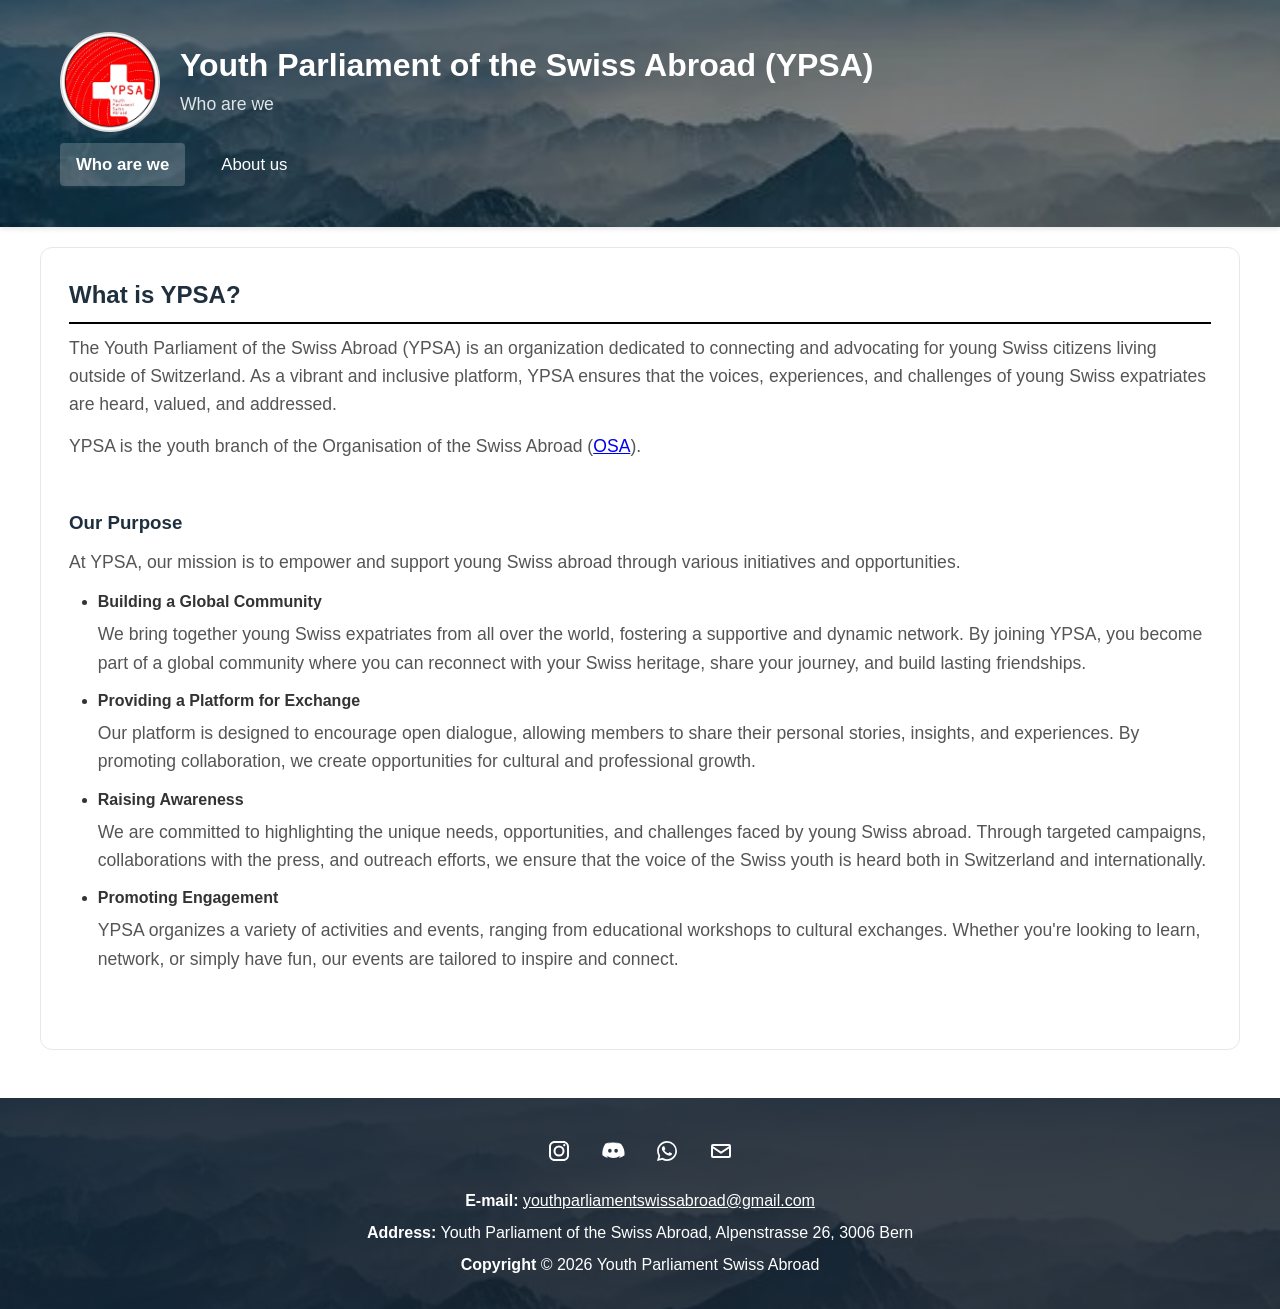
<file: index.html>
<!DOCTYPE html>
<html lang="en">
<head>
    <meta charset="UTF-8">
    <meta name="viewport" content="width=device-width, initial-scale=1.0">
    <title>Youth Parliament of the Swiss Abroad (YPSA)</title>
    <script>document.write('<link rel="stylesheet" href="style.css?v=' + new Date().getTime() + '">');</script>
</head>
<body>
<header>
    <div class="container">
        <div class="header-flex">
            <a href="index.html" class="logo-link" aria-label="YPSA home">
                <img src="images/ypsa_logo.png" alt="YPSA Logo" class="header-logo">
            </a>
            <div class="header-text">
                <h1>Youth Parliament of the Swiss Abroad (YPSA)</h1>
                <p class="site-subheading">Who are we</p>
            </div>
        </div>

        <nav aria-label="Main navigation">
            <ul class="main-nav">
                <li><a href="index.html" class="active">Who are we</a></li>
                <li class="has-submenu">
                    <a href="#" onclick="return false;" aria-haspopup="true">About us</a>
                    <ul class="submenu" aria-label="About us pages">
                        <li><a href="committee.html">Committee</a></li>
                        <li><a href="statutes.html">Statutes</a></li>
                    </ul>
                </li>
            </ul>
        </nav>
    </div>
</header>

<main class="container page-shell">
    <section>
        <h2><strong>What is YPSA?</strong></h2>
        <p>
            The Youth Parliament of the Swiss Abroad (YPSA) is an organization dedicated to connecting and advocating for young Swiss citizens living outside of Switzerland. As a vibrant and inclusive platform, YPSA ensures that the voices, experiences, and challenges of young Swiss expatriates are heard, valued, and addressed.
        </p>
        <p>
            YPSA is the youth branch of the Organisation of the Swiss Abroad (<a href="https://www.swisscommunity.org/en/" target="_blank" rel="noopener">OSA</a>).
        </p>
    </section>

    <section>
        <h3><strong>Our Purpose</strong></h3>
        <p>At YPSA, our mission is to empower and support young Swiss abroad through various initiatives and opportunities.</p>
        <ul>
            <li>
                <strong>Building a Global Community</strong>
                <p>
                    We bring together young Swiss expatriates from all over the world, fostering a supportive and dynamic network. By joining YPSA, you become part of a global community where you can reconnect with your Swiss heritage, share your journey, and build lasting friendships.
                </p>
            </li>
            <li>
                <strong>Providing a Platform for Exchange</strong>
                <p>
                    Our platform is designed to encourage open dialogue, allowing members to share their personal stories, insights, and experiences. By promoting collaboration, we create opportunities for cultural and professional growth.
                </p>
            </li>
            <li>
                <strong>Raising Awareness</strong>
                <p>
                    We are committed to highlighting the unique needs, opportunities, and challenges faced by young Swiss abroad. Through targeted campaigns, collaborations with the press, and outreach efforts, we ensure that the voice of the Swiss youth is heard both in Switzerland and internationally.
                </p>
            </li>
            <li>
                <strong>Promoting Engagement</strong>
                <p>
                    YPSA organizes a variety of activities and events, ranging from educational workshops to cultural exchanges. Whether you're looking to learn, network, or simply have fun, our events are tailored to inspire and connect.
                </p>
            </li>
        </ul>
    </section>
</main>

<footer>
    <div class="container">
        <div class="footer-social-links" aria-label="Social media links">
            <a class="footer-social-link" href="https://www.instagram.com/ypsa_switzerland/" target="_blank" rel="noopener" aria-label="Instagram">
                <svg viewBox="0 0 24 24" aria-hidden="true"><path d="M7.75 2C4.57 2 2 4.57 2 7.75v8.5C2 19.43 4.57 22 7.75 22h8.5C19.43 22 22 19.43 22 16.25v-8.5C22 4.57 19.43 2 16.25 2h-8.5zm0 2h8.5A3.75 3.75 0 0 1 20 7.75v8.5A3.75 3.75 0 0 1 16.25 20h-8.5A3.75 3.75 0 0 1 4 16.25v-8.5A3.75 3.75 0 0 1 7.75 4zm9.63 1.12a1.13 1.13 0 1 0 0 2.25 1.13 1.13 0 0 0 0-2.25zM12 6.5A5.5 5.5 0 1 0 12 17.5 5.5 5.5 0 0 0 12 6.5zm0 2A3.5 3.5 0 1 1 12 15.5 3.5 3.5 0 0 1 12 8.5z"/></svg>
            </a>
            <a class="footer-social-link" href="https://discord.com/invite/Zx52SsTYPx" target="_blank" rel="noopener" aria-label="Discord">
                <svg viewBox="0 0 24 24" aria-hidden="true"><path d="M19.54 4.73A16.48 16.48 0 0 0 15.6 3.5l-.2.36a14.1 14.1 0 0 1 2.36 1.14 13.3 13.3 0 0 0-11.72 0A14.1 14.1 0 0 1 8.4 3.86l-.2-.36a16.48 16.48 0 0 0-3.94 1.23C1.74 8.77 1.1 12.52 1.42 16.23a16.7 16.7 0 0 0 4.9 2.5l.6-.99a10.3 10.3 0 0 1-1.63-.79l.39-.3a11.72 11.72 0 0 0 13.56 0l.39.3c-.5.28-1.05.55-1.63.79l.6.99a16.7 16.7 0 0 0 4.9-2.5c.4-4.14-.67-7.86-3.6-11.5ZM8.88 13.86c-.98 0-1.78-.9-1.78-2s.8-2 1.78-2c.99 0 1.8.9 1.78 2 0 1.1-.8 2-1.78 2Zm6.24 0c-.98 0-1.78-.9-1.78-2s.8-2 1.78-2c.99 0 1.8.9 1.78 2 0 1.1-.8 2-1.78 2Z"/></svg>
            </a>
            <a class="footer-social-link" href="https://chat.whatsapp.com/EgUxTsewKL33S0Pg0g0VIz" target="_blank" rel="noopener" aria-label="WhatsApp">
                <svg viewBox="0 0 24 24" aria-hidden="true"><path d="M12.04 2C6.55 2 2.08 6.46 2.08 11.95c0 1.76.46 3.48 1.34 5L2 22l5.2-1.36a9.9 9.9 0 0 0 4.84 1.24h.01c5.49 0 9.95-4.47 9.95-9.96A9.94 9.94 0 0 0 12.04 2Zm0 18.2h-.01a8.24 8.24 0 0 1-4.2-1.15l-.3-.18-3.09.81.83-3.01-.2-.31a8.22 8.22 0 0 1-1.27-4.41c0-4.56 3.7-8.27 8.25-8.27 2.2 0 4.27.86 5.83 2.42a8.2 8.2 0 0 1 2.41 5.85c0 4.55-3.7 8.25-8.25 8.25Zm4.53-6.19c-.25-.12-1.47-.73-1.69-.81-.23-.08-.39-.12-.56.12-.17.25-.65.81-.8.97-.15.17-.3.19-.55.07-.25-.13-1.07-.39-2.03-1.24-.75-.67-1.26-1.49-1.41-1.74-.15-.25-.02-.38.11-.5.11-.11.25-.3.37-.45.12-.15.17-.25.25-.42.08-.17.04-.31-.02-.43-.06-.12-.56-1.35-.77-1.85-.2-.48-.41-.41-.56-.42h-.48c-.17 0-.43.06-.66.31-.23.25-.87.85-.87 2.07 0 1.22.89 2.4 1.01 2.57.13.17 1.75 2.67 4.23 3.74.59.26 1.05.41 1.41.52.59.19 1.12.16 1.54.1.47-.07 1.47-.6 1.68-1.19.21-.59.21-1.09.15-1.19-.06-.1-.22-.16-.47-.28Z"/></svg>
            </a>
            <a class="footer-social-link" href="mailto:youthparliamentswissabroad@gmail.com" aria-label="Email">
                <svg viewBox="0 0 24 24" aria-hidden="true"><path d="M4 5h16a2 2 0 0 1 2 2v10a2 2 0 0 1-2 2H4a2 2 0 0 1-2-2V7a2 2 0 0 1 2-2zm0 2v.2l8 5.33 8-5.33V7H4zm16 10V9.54l-7.45 4.97a1 1 0 0 1-1.1 0L4 9.54V17h16z"/></svg>
            </a>
        </div>
        <div class="footer-contact">
            <p><strong>E-mail:</strong> <a href="mailto:youthparliamentswissabroad@gmail.com">youthparliamentswissabroad@gmail.com</a></p>
            <p><strong>Address:</strong> Youth Parliament of the Swiss Abroad, Alpenstrasse 26, 3006 Bern</p>
            <p><strong>Copyright</strong> &copy; 2026 Youth Parliament Swiss Abroad</p>
        </div>
    </div>
</footer>
</body>
</html>


<!-- 
Blog
Useful links
YPSA in the media
Scholarship/Education Info
Political Activities: OSA congress
Becoming a member
Annual reports
Events:past and future
YPSA around the world: Chile, Italy, Austria, France, China, etc.. 
previous committees-->
</file>
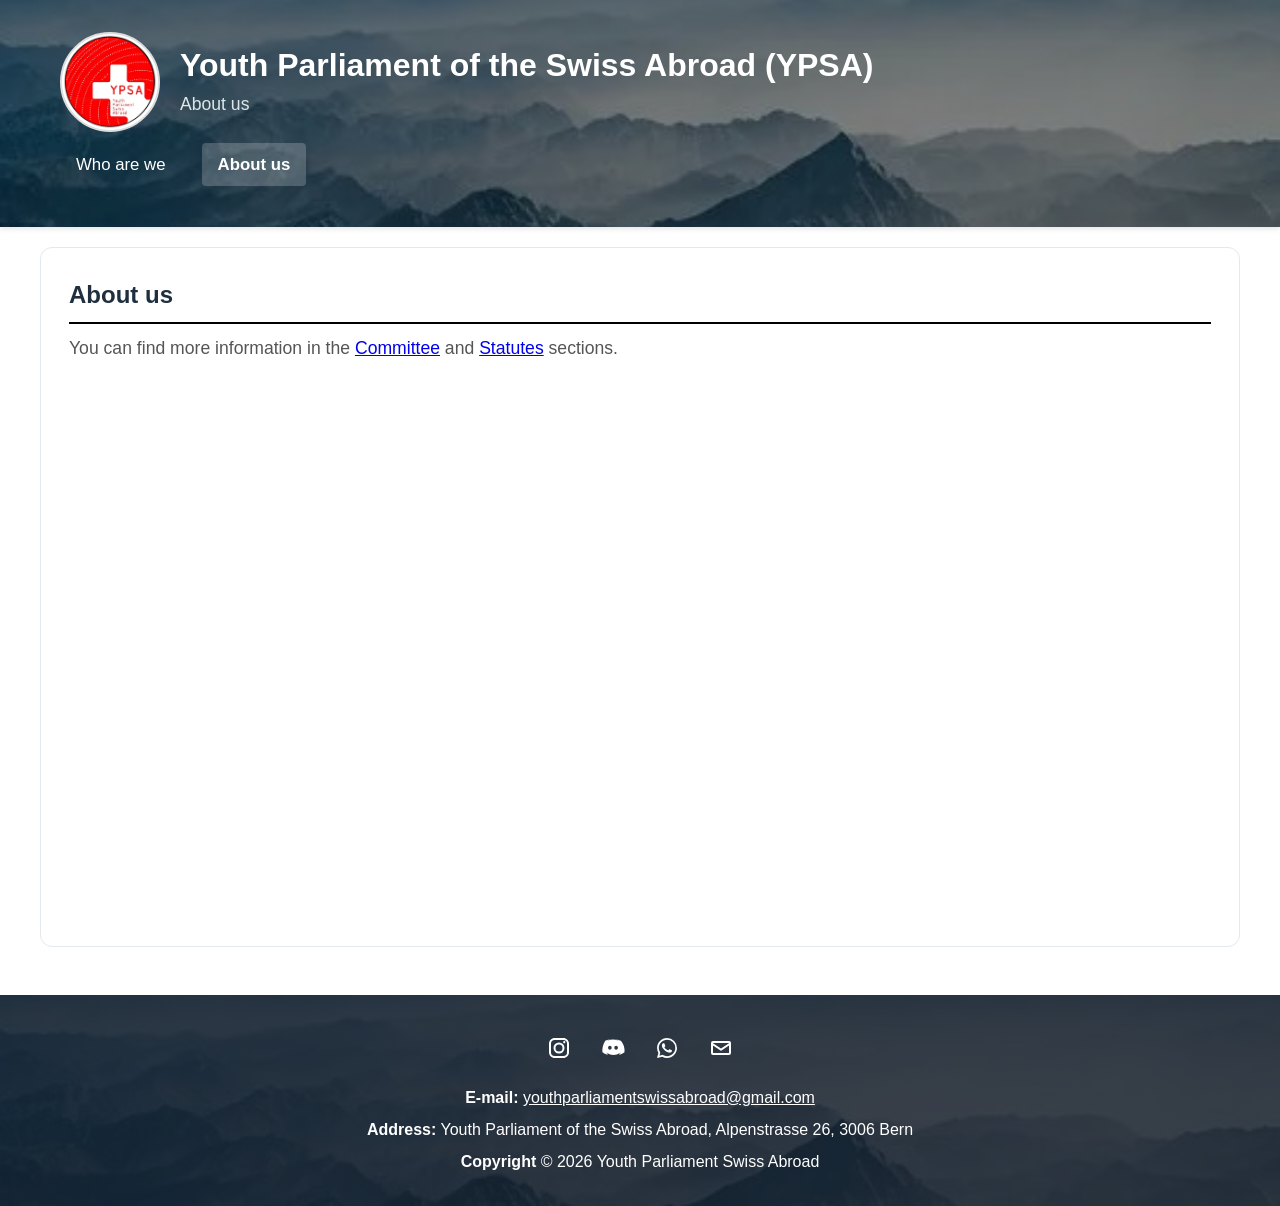
<file: about-us.html>
<!DOCTYPE html>
<html lang="en">
<head>
    <meta charset="UTF-8">
    <meta name="viewport" content="width=device-width, initial-scale=1.0">
    <title>About us | Youth Parliament of the Swiss Abroad (YPSA)</title>
    <script>document.write('<link rel="stylesheet" href="style.css?v=' + new Date().getTime() + '">');</script>
</head>
<body>
<header>
    <div class="container">
        <div class="header-flex">
            <a href="index.html" class="logo-link" aria-label="YPSA home">
                <img src="images/ypsa_logo.png" alt="YPSA Logo" class="header-logo">
            </a>
            <div class="header-text">
                <h1>Youth Parliament of the Swiss Abroad (YPSA)</h1>
                <p class="site-subheading">About us</p>
            </div>
        </div>

        <nav aria-label="Main navigation">
            <ul class="main-nav">
                <li><a href="index.html">Who are we</a></li>
                <li class="has-submenu">
                    <a href="#" onclick="return false;" class="active" aria-haspopup="true">About us</a>
                    <ul class="submenu" aria-label="About us pages">
                        <li><a href="committee.html">Committee</a></li>
                        <li><a href="statutes.html">Statutes</a></li>
                    </ul>
                </li>
            </ul>
        </nav>
    </div>
</header>

<main class="container page-shell">
    <section>
        <h2>About us</h2>
        <p>You can find more information in the <a href="committee.html">Committee</a> and <a href="statutes.html">Statutes</a> sections.</p>
    </section>
</main>

<footer>
    <div class="container">
        <div class="footer-social-links" aria-label="Social media links">
            <a class="footer-social-link" href="https://www.instagram.com/ypsa_switzerland/" target="_blank" rel="noopener" aria-label="Instagram">
                <svg viewBox="0 0 24 24" aria-hidden="true"><path d="M7.75 2C4.57 2 2 4.57 2 7.75v8.5C2 19.43 4.57 22 7.75 22h8.5C19.43 22 22 19.43 22 16.25v-8.5C22 4.57 19.43 2 16.25 2h-8.5zm0 2h8.5A3.75 3.75 0 0 1 20 7.75v8.5A3.75 3.75 0 0 1 16.25 20h-8.5A3.75 3.75 0 0 1 4 16.25v-8.5A3.75 3.75 0 0 1 7.75 4zm9.63 1.12a1.13 1.13 0 1 0 0 2.25 1.13 1.13 0 0 0 0-2.25zM12 6.5A5.5 5.5 0 1 0 12 17.5 5.5 5.5 0 0 0 12 6.5zm0 2A3.5 3.5 0 1 1 12 15.5 3.5 3.5 0 0 1 12 8.5z"/></svg>
            </a>
            <a class="footer-social-link" href="https://discord.com/invite/Zx52SsTYPx" target="_blank" rel="noopener" aria-label="Discord">
                <svg viewBox="0 0 24 24" aria-hidden="true"><path d="M19.54 4.73A16.48 16.48 0 0 0 15.6 3.5l-.2.36a14.1 14.1 0 0 1 2.36 1.14 13.3 13.3 0 0 0-11.72 0A14.1 14.1 0 0 1 8.4 3.86l-.2-.36a16.48 16.48 0 0 0-3.94 1.23C1.74 8.77 1.1 12.52 1.42 16.23a16.7 16.7 0 0 0 4.9 2.5l.6-.99a10.3 10.3 0 0 1-1.63-.79l.39-.3a11.72 11.72 0 0 0 13.56 0l.39.3c-.5.28-1.05.55-1.63.79l.6.99a16.7 16.7 0 0 0 4.9-2.5c.4-4.14-.67-7.86-3.6-11.5ZM8.88 13.86c-.98 0-1.78-.9-1.78-2s.8-2 1.78-2c.99 0 1.8.9 1.78 2 0 1.1-.8 2-1.78 2Zm6.24 0c-.98 0-1.78-.9-1.78-2s.8-2 1.78-2c.99 0 1.8.9 1.78 2 0 1.1-.8 2-1.78 2Z"/></svg>
            </a>
            <a class="footer-social-link" href="https://chat.whatsapp.com/EgUxTsewKL33S0Pg0g0VIz" target="_blank" rel="noopener" aria-label="WhatsApp">
                <svg viewBox="0 0 24 24" aria-hidden="true"><path d="M12.04 2C6.55 2 2.08 6.46 2.08 11.95c0 1.76.46 3.48 1.34 5L2 22l5.2-1.36a9.9 9.9 0 0 0 4.84 1.24h.01c5.49 0 9.95-4.47 9.95-9.96A9.94 9.94 0 0 0 12.04 2Zm0 18.2h-.01a8.24 8.24 0 0 1-4.2-1.15l-.3-.18-3.09.81.83-3.01-.2-.31a8.22 8.22 0 0 1-1.27-4.41c0-4.56 3.7-8.27 8.25-8.27 2.2 0 4.27.86 5.83 2.42a8.2 8.2 0 0 1 2.41 5.85c0 4.55-3.7 8.25-8.25 8.25Zm4.53-6.19c-.25-.12-1.47-.73-1.69-.81-.23-.08-.39-.12-.56.12-.17.25-.65.81-.8.97-.15.17-.3.19-.55.07-.25-.13-1.07-.39-2.03-1.24-.75-.67-1.26-1.49-1.41-1.74-.15-.25-.02-.38.11-.5.11-.11.25-.3.37-.45.12-.15.17-.25.25-.42.08-.17.04-.31-.02-.43-.06-.12-.56-1.35-.77-1.85-.2-.48-.41-.41-.56-.42h-.48c-.17 0-.43.06-.66.31-.23.25-.87.85-.87 2.07 0 1.22.89 2.4 1.01 2.57.13.17 1.75 2.67 4.23 3.74.59.26 1.05.41 1.41.52.59.19 1.12.16 1.54.1.47-.07 1.47-.6 1.68-1.19.21-.59.21-1.09.15-1.19-.06-.1-.22-.16-.47-.28Z"/></svg>
            </a>
            <a class="footer-social-link" href="mailto:youthparliamentswissabroad@gmail.com" aria-label="Email">
                <svg viewBox="0 0 24 24" aria-hidden="true"><path d="M4 5h16a2 2 0 0 1 2 2v10a2 2 0 0 1-2 2H4a2 2 0 0 1-2-2V7a2 2 0 0 1 2-2zm0 2v.2l8 5.33 8-5.33V7H4zm16 10V9.54l-7.45 4.97a1 1 0 0 1-1.1 0L4 9.54V17h16z"/></svg>
            </a>
        </div>
        <div class="footer-contact">
            <p><strong>E-mail:</strong> <a href="mailto:youthparliamentswissabroad@gmail.com">youthparliamentswissabroad@gmail.com</a></p>
            <p><strong>Address:</strong> Youth Parliament of the Swiss Abroad, Alpenstrasse 26, 3006 Bern</p>
            <p><strong>Copyright</strong> &copy; 2026 Youth Parliament Swiss Abroad</p>
        </div>
    </div>
</footer>
</body>
</html>
</file>
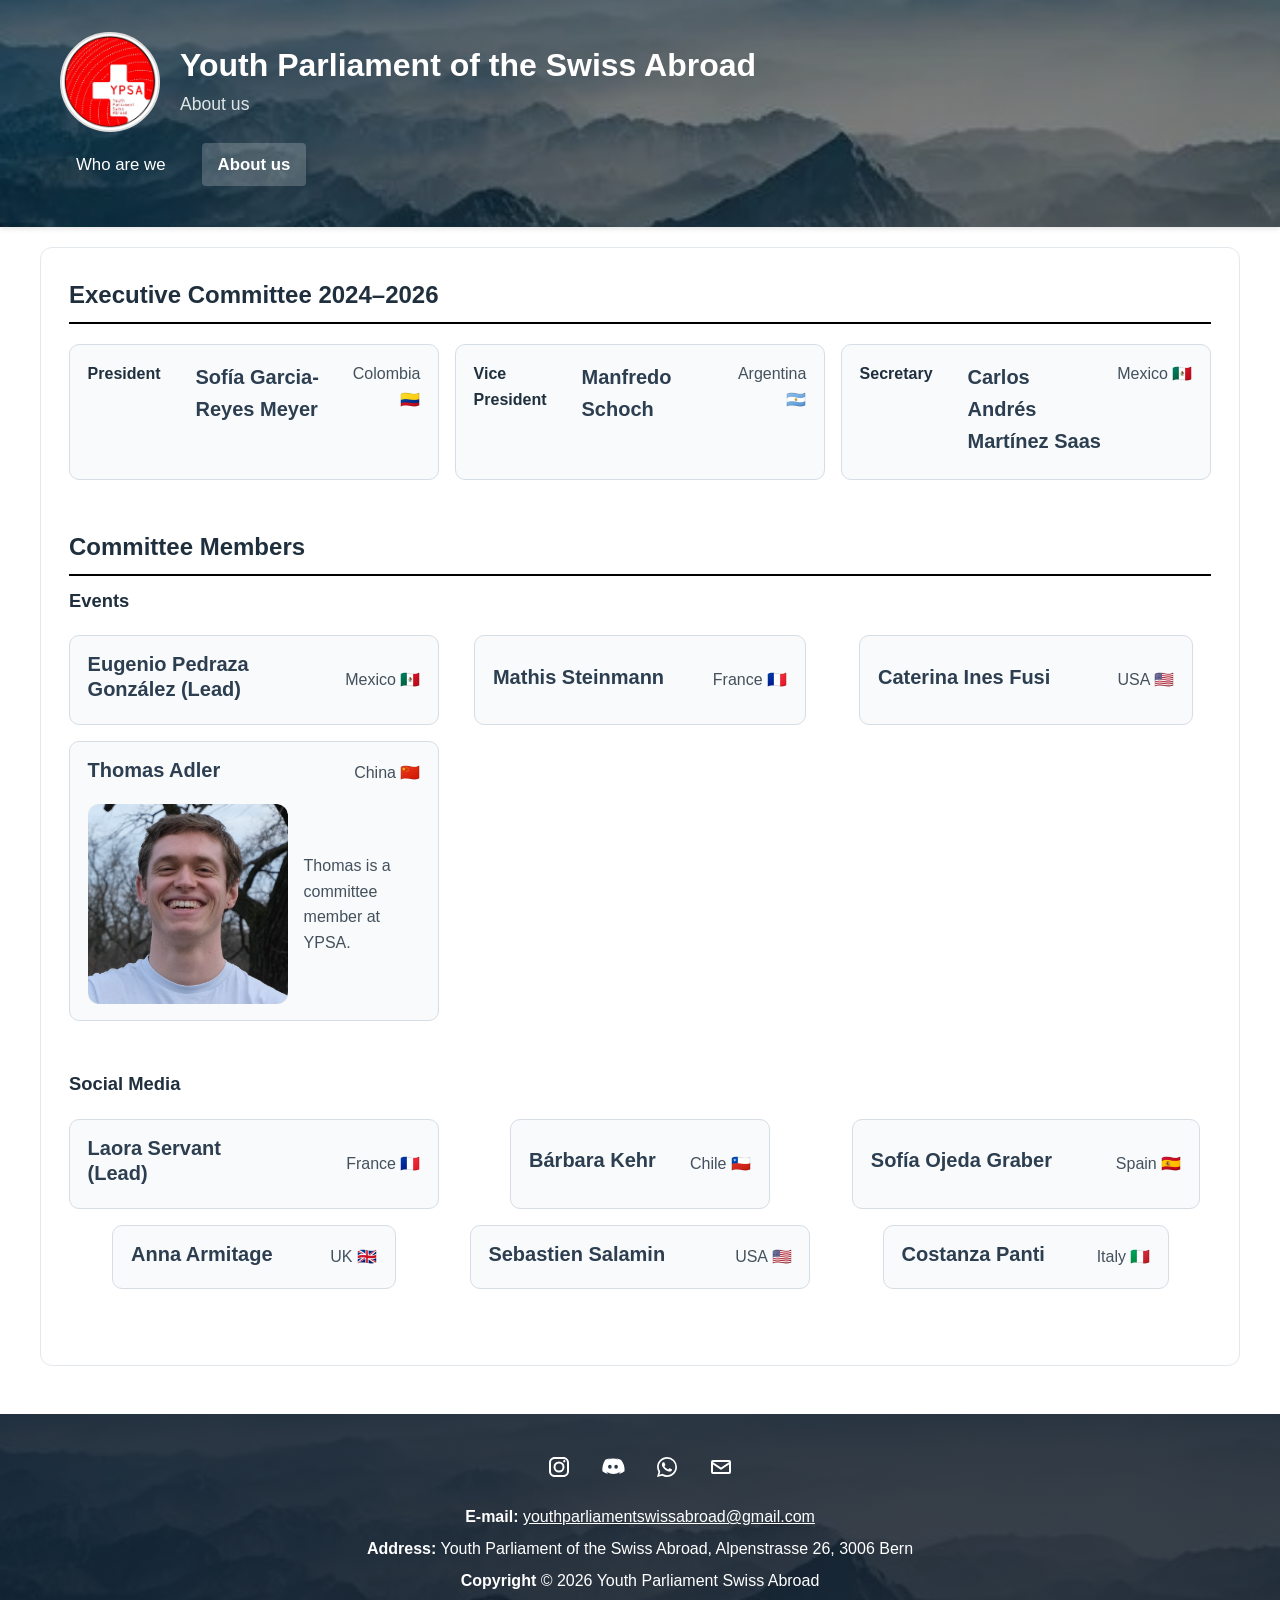
<file: committee.html>
<!DOCTYPE html>
<html lang="en">
<head>
    <meta charset="UTF-8">
    <meta name="viewport" content="width=device-width, initial-scale=1.0">
    <title>Committee | Youth Parliament of the Swiss Abroad (YPSA)</title>
    <script>document.write('<link rel="stylesheet" href="style.css?v=' + new Date().getTime() + '">');</script>
</head>
<body>
<header>
    <div class="container">
        <div class="header-flex">
            <a href="index.html" class="logo-link" aria-label="YPSA home">
                <img src="images/ypsa_logo.png" alt="YPSA Logo" class="header-logo">
            </a>
            <div class="header-text">
                <h1>Youth Parliament of the Swiss Abroad</h1>
                <p class="site-subheading">About us</p>
            </div>
        </div>

        <nav aria-label="Main navigation">
            <ul class="main-nav">
                <li><a href="index.html">Who are we</a></li>
                <li class="has-submenu">
                    <a href="#" onclick="return false;" class="active" aria-haspopup="true">About us</a>
                    <ul class="submenu" aria-label="About us pages">
                        <li><a href="committee.html" class="active">Committee</a></li>
                        <li><a href="statutes.html">Statutes</a></li>
                    </ul>
                </li>
            </ul>
        </nav>
        </div>
    </header>

    <main class="container page-shell">
        <section class="committee-section">
            <h2>Executive Committee 2024–2026</h2>
            <div class="committee-list">
                <article class="committee-row">
                    <div class="committee-position">President</div>
                    <div class="committee-name">Sofía Garcia-Reyes Meyer</div>
                    <div class="committee-country">Colombia 🇨🇴</div>
                </article>
                <article class="committee-row">
                    <div class="committee-position">Vice President</div>
                    <div class="committee-name">Manfredo Schoch</div>
                    <div class="committee-country">Argentina 🇦🇷</div>
                </article>
                <article class="committee-row">
                    <div class="committee-position">Secretary</div>
                    <div class="committee-name">Carlos Andrés Martínez Saas</div>
                    <div class="committee-country">Mexico 🇲🇽</div>
                </article>
            </div>
        </section>

        <section class="committee-section">
            <h2>Committee Members</h2>
            <section class="committee-subgroup">
                <h3>Events</h3>
                <div class="committee-list committee-list--members">
                    <article class="committee-row">
                        <div class="committee-name">Eugenio Pedraza González (Lead)</div>
                        <div class="committee-country">Mexico 🇲🇽</div>
                    </article>
                    <article class="committee-row">
                        <div class="committee-name">Mathis Steinmann</div>
                        <div class="committee-country">France 🇫🇷</div>
                    </article>
                    <article class="committee-row">
                        <div class="committee-name">Caterina Ines Fusi</div>
                        <div class="committee-country">USA 🇺🇸</div>
                    </article>
                    <article class="committee-row committee-row--featured">
                        <div class="committee-name">Thomas Adler</div>
                        <div class="committee-country">China 🇨🇳</div>
                        <div class="committee-photo"><img src="images/thomas.png" alt="Thomas Adler"></div>
                        <div class="committee-description">Thomas is a committee member at YPSA.</div>
                    </article>
                </div>
            </section>

            <section class="committee-subgroup">
                <h3>Social Media</h3>
                <div class="committee-list committee-list--members">
                    <article class="committee-row">
                        <div class="committee-name">Laora Servant (Lead)</div>
                        <div class="committee-country">France 🇫🇷</div>
                    </article>
                    <article class="committee-row">
                        <div class="committee-name">Bárbara Kehr</div>
                        <div class="committee-country">Chile 🇨🇱</div>
                    </article>
                    <article class="committee-row">
                        <div class="committee-name">Sofía Ojeda Graber</div>
                        <div class="committee-country">Spain 🇪🇸</div>
                    </article>
                    <article class="committee-row">
                        <div class="committee-name">Anna Armitage</div>
                        <div class="committee-country">UK 🇬🇧</div>
                    </article>
                    <article class="committee-row">
                        <div class="committee-name">Sebastien Salamin</div>
                        <div class="committee-country">USA 🇺🇸</div>
                    </article>
                    <article class="committee-row">
                        <div class="committee-name">Costanza Panti</div>
                        <div class="committee-country">Italy 🇮🇹</div>
                    </article>
                </div>
            </section>
        </section>
    </main>

<footer>
    <div class="container">
        <div class="footer-social-links" aria-label="Social media links">
            <a class="footer-social-link" href="https://www.instagram.com/ypsa_switzerland/" target="_blank" rel="noopener" aria-label="Instagram">
                <svg viewBox="0 0 24 24" aria-hidden="true"><path d="M7.75 2C4.57 2 2 4.57 2 7.75v8.5C2 19.43 4.57 22 7.75 22h8.5C19.43 22 22 19.43 22 16.25v-8.5C22 4.57 19.43 2 16.25 2h-8.5zm0 2h8.5A3.75 3.75 0 0 1 20 7.75v8.5A3.75 3.75 0 0 1 16.25 20h-8.5A3.75 3.75 0 0 1 4 16.25v-8.5A3.75 3.75 0 0 1 7.75 4zm9.63 1.12a1.13 1.13 0 1 0 0 2.25 1.13 1.13 0 0 0 0-2.25zM12 6.5A5.5 5.5 0 1 0 12 17.5 5.5 5.5 0 0 0 12 6.5zm0 2A3.5 3.5 0 1 1 12 15.5 3.5 3.5 0 0 1 12 8.5z"/></svg>
            </a>
            <a class="footer-social-link" href="https://discord.com/invite/Zx52SsTYPx" target="_blank" rel="noopener" aria-label="Discord">
                <svg viewBox="0 0 24 24" aria-hidden="true"><path d="M19.54 4.73A16.48 16.48 0 0 0 15.6 3.5l-.2.36a14.1 14.1 0 0 1 2.36 1.14 13.3 13.3 0 0 0-11.72 0A14.1 14.1 0 0 1 8.4 3.86l-.2-.36a16.48 16.48 0 0 0-3.94 1.23C1.74 8.77 1.1 12.52 1.42 16.23a16.7 16.7 0 0 0 4.9 2.5l.6-.99a10.3 10.3 0 0 1-1.63-.79l.39-.3a11.72 11.72 0 0 0 13.56 0l.39.3c-.5.28-1.05.55-1.63.79l.6.99a16.7 16.7 0 0 0 4.9-2.5c.4-4.14-.67-7.86-3.6-11.5ZM8.88 13.86c-.98 0-1.78-.9-1.78-2s.8-2 1.78-2c.99 0 1.8.9 1.78 2 0 1.1-.8 2-1.78 2Zm6.24 0c-.98 0-1.78-.9-1.78-2s.8-2 1.78-2c.99 0 1.8.9 1.78 2 0 1.1-.8 2-1.78 2Z"/></svg>
            </a>
            <a class="footer-social-link" href="https://chat.whatsapp.com/EgUxTsewKL33S0Pg0g0VIz" target="_blank" rel="noopener" aria-label="WhatsApp">
                <svg viewBox="0 0 24 24" aria-hidden="true"><path d="M12.04 2C6.55 2 2.08 6.46 2.08 11.95c0 1.76.46 3.48 1.34 5L2 22l5.2-1.36a9.9 9.9 0 0 0 4.84 1.24h.01c5.49 0 9.95-4.47 9.95-9.96A9.94 9.94 0 0 0 12.04 2Zm0 18.2h-.01a8.24 8.24 0 0 1-4.2-1.15l-.3-.18-3.09.81.83-3.01-.2-.31a8.22 8.22 0 0 1-1.27-4.41c0-4.56 3.7-8.27 8.25-8.27 2.2 0 4.27.86 5.83 2.42a8.2 8.2 0 0 1 2.41 5.85c0 4.55-3.7 8.25-8.25 8.25Zm4.53-6.19c-.25-.12-1.47-.73-1.69-.81-.23-.08-.39-.12-.56.12-.17.25-.65.81-.8.97-.15.17-.3.19-.55.07-.25-.13-1.07-.39-2.03-1.24-.75-.67-1.26-1.49-1.41-1.74-.15-.25-.02-.38.11-.5.11-.11.25-.3.37-.45.12-.15.17-.25.25-.42.08-.17.04-.31-.02-.43-.06-.12-.56-1.35-.77-1.85-.2-.48-.41-.41-.56-.42h-.48c-.17 0-.43.06-.66.31-.23.25-.87.85-.87 2.07 0 1.22.89 2.4 1.01 2.57.13.17 1.75 2.67 4.23 3.74.59.26 1.05.41 1.41.52.59.19 1.12.16 1.54.1.47-.07 1.47-.6 1.68-1.19.21-.59.21-1.09.15-1.19-.06-.1-.22-.16-.47-.28Z"/></svg>
            </a>
            <a class="footer-social-link" href="mailto:youthparliamentswissabroad@gmail.com" aria-label="Email">
                <svg viewBox="0 0 24 24" aria-hidden="true"><path d="M4 5h16a2 2 0 0 1 2 2v10a2 2 0 0 1-2 2H4a2 2 0 0 1-2-2V7a2 2 0 0 1 2-2zm0 2v.2l8 5.33 8-5.33V7H4zm16 10V9.54l-7.45 4.97a1 1 0 0 1-1.1 0L4 9.54V17h16z"/></svg>
            </a>
        </div>
        <div class="footer-contact">
            <p><strong>E-mail:</strong> <a href="mailto:youthparliamentswissabroad@gmail.com">youthparliamentswissabroad@gmail.com</a></p>
            <p><strong>Address:</strong> Youth Parliament of the Swiss Abroad, Alpenstrasse 26, 3006 Bern</p>
            <p><strong>Copyright</strong> &copy; 2026 Youth Parliament Swiss Abroad</p>
        </div>
    </div>
</footer>
</body>
</html>
</file>
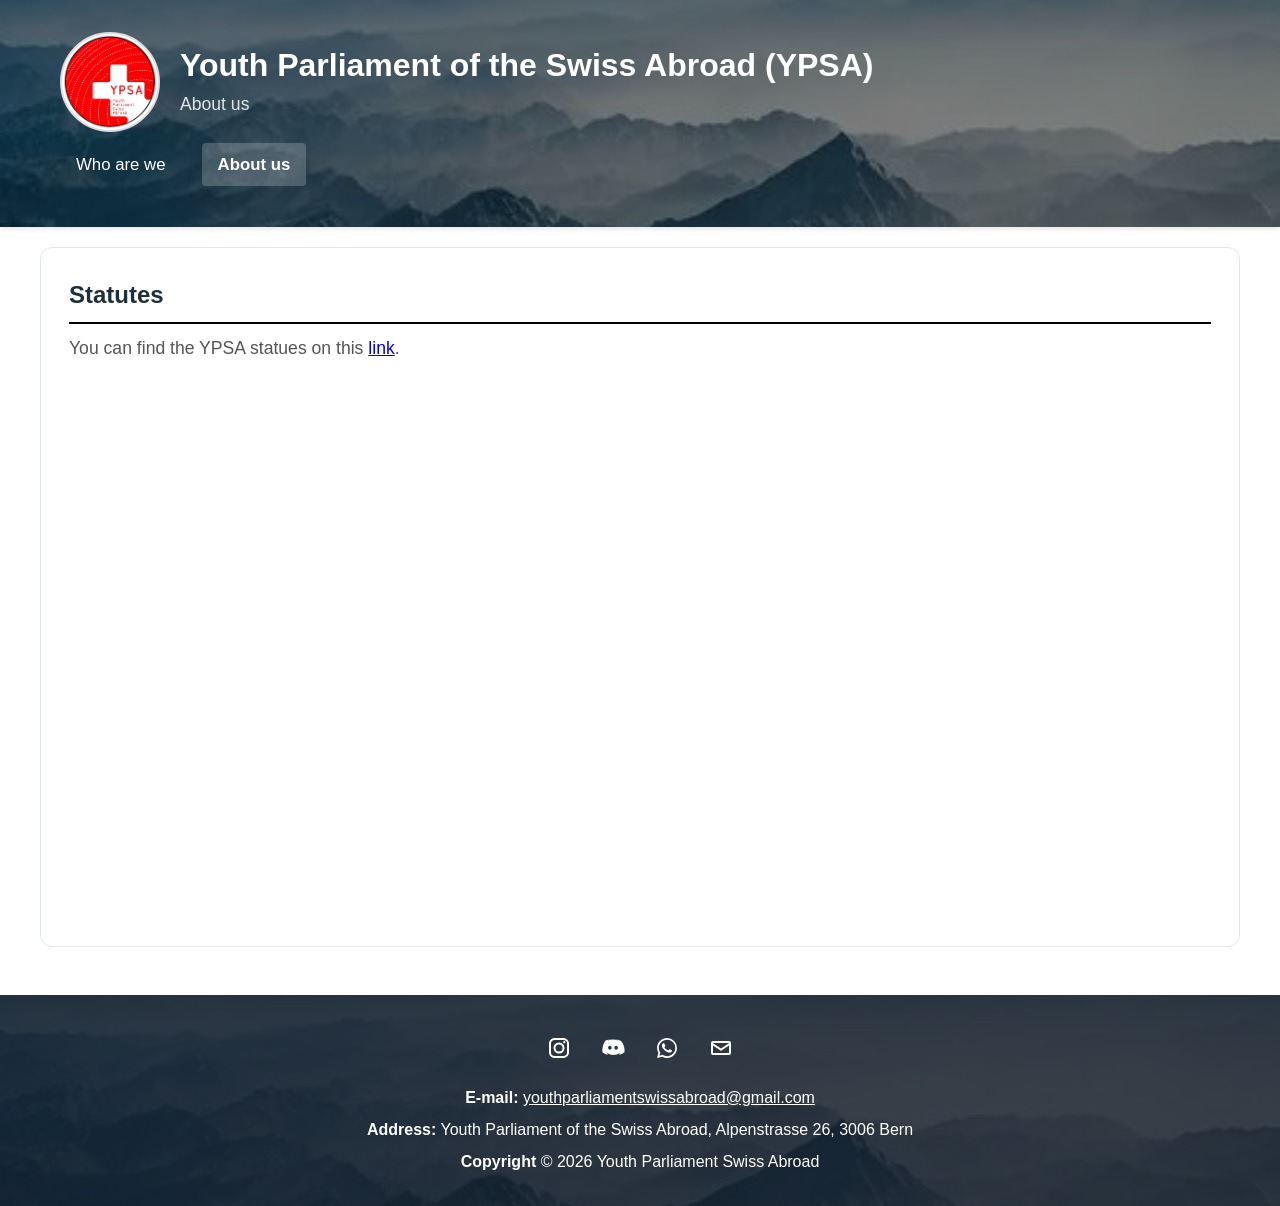
<file: statutes.html>
<!DOCTYPE html>
<html lang="en">
<head>
    <meta charset="UTF-8">
    <meta name="viewport" content="width=device-width, initial-scale=1.0">
    <title>Statutes | Youth Parliament of the Swiss Abroad (YPSA)</title>
    <script>document.write('<link rel="stylesheet" href="style.css?v=' + new Date().getTime() + '">');</script>
</head>
<body>
<header>
    <div class="container">
        <div class="header-flex">
            <a href="index.html" class="logo-link" aria-label="YPSA home">
                <img src="images/ypsa_logo.png" alt="YPSA Logo" class="header-logo">
            </a>
            <div class="header-text">
                <h1>Youth Parliament of the Swiss Abroad (YPSA)</h1>
                <p class="site-subheading">About us</p>
            </div>
        </div>

        <nav aria-label="Main navigation">
            <ul class="main-nav">
                <li><a href="index.html">Who are we</a></li>
                <li class="has-submenu">
                    <a href="#" onclick="return false;" class="active" aria-haspopup="true">About us</a>
                    <ul class="submenu" aria-label="About us pages">
                        <li><a href="committee.html">Committee</a></li>
                        <li><a href="statutes.html" class="active">Statutes</a></li>
                    </ul>
                </li>
            </ul>
        </nav>
    </div>
</header>

<main class="container page-shell">
    <section>
        <h2>Statutes</h2>
        <p>You can find the YPSA statues on this <a href="https://drive.google.com/drive/folders/1Fos_KuVeax7Tjy8KT0nhUiyIBSGGo_0V" target="_blank" rel="noopener">link</a>.</p>
    </section>
</main>

<footer>
    <div class="container">
        <div class="footer-social-links" aria-label="Social media links">
            <a class="footer-social-link" href="https://www.instagram.com/ypsa_switzerland/" target="_blank" rel="noopener" aria-label="Instagram">
                <svg viewBox="0 0 24 24" aria-hidden="true"><path d="M7.75 2C4.57 2 2 4.57 2 7.75v8.5C2 19.43 4.57 22 7.75 22h8.5C19.43 22 22 19.43 22 16.25v-8.5C22 4.57 19.43 2 16.25 2h-8.5zm0 2h8.5A3.75 3.75 0 0 1 20 7.75v8.5A3.75 3.75 0 0 1 16.25 20h-8.5A3.75 3.75 0 0 1 4 16.25v-8.5A3.75 3.75 0 0 1 7.75 4zm9.63 1.12a1.13 1.13 0 1 0 0 2.25 1.13 1.13 0 0 0 0-2.25zM12 6.5A5.5 5.5 0 1 0 12 17.5 5.5 5.5 0 0 0 12 6.5zm0 2A3.5 3.5 0 1 1 12 15.5 3.5 3.5 0 0 1 12 8.5z"/></svg>
            </a>
            <a class="footer-social-link" href="https://discord.com/invite/Zx52SsTYPx" target="_blank" rel="noopener" aria-label="Discord">
                <svg viewBox="0 0 24 24" aria-hidden="true"><path d="M19.54 4.73A16.48 16.48 0 0 0 15.6 3.5l-.2.36a14.1 14.1 0 0 1 2.36 1.14 13.3 13.3 0 0 0-11.72 0A14.1 14.1 0 0 1 8.4 3.86l-.2-.36a16.48 16.48 0 0 0-3.94 1.23C1.74 8.77 1.1 12.52 1.42 16.23a16.7 16.7 0 0 0 4.9 2.5l.6-.99a10.3 10.3 0 0 1-1.63-.79l.39-.3a11.72 11.72 0 0 0 13.56 0l.39.3c-.5.28-1.05.55-1.63.79l.6.99a16.7 16.7 0 0 0 4.9-2.5c.4-4.14-.67-7.86-3.6-11.5ZM8.88 13.86c-.98 0-1.78-.9-1.78-2s.8-2 1.78-2c.99 0 1.8.9 1.78 2 0 1.1-.8 2-1.78 2Zm6.24 0c-.98 0-1.78-.9-1.78-2s.8-2 1.78-2c.99 0 1.8.9 1.78 2 0 1.1-.8 2-1.78 2Z"/></svg>
            </a>
            <a class="footer-social-link" href="https://chat.whatsapp.com/EgUxTsewKL33S0Pg0g0VIz" target="_blank" rel="noopener" aria-label="WhatsApp">
                <svg viewBox="0 0 24 24" aria-hidden="true"><path d="M12.04 2C6.55 2 2.08 6.46 2.08 11.95c0 1.76.46 3.48 1.34 5L2 22l5.2-1.36a9.9 9.9 0 0 0 4.84 1.24h.01c5.49 0 9.95-4.47 9.95-9.96A9.94 9.94 0 0 0 12.04 2Zm0 18.2h-.01a8.24 8.24 0 0 1-4.2-1.15l-.3-.18-3.09.81.83-3.01-.2-.31a8.22 8.22 0 0 1-1.27-4.41c0-4.56 3.7-8.27 8.25-8.27 2.2 0 4.27.86 5.83 2.42a8.2 8.2 0 0 1 2.41 5.85c0 4.55-3.7 8.25-8.25 8.25Zm4.53-6.19c-.25-.12-1.47-.73-1.69-.81-.23-.08-.39-.12-.56.12-.17.25-.65.81-.8.97-.15.17-.3.19-.55.07-.25-.13-1.07-.39-2.03-1.24-.75-.67-1.26-1.49-1.41-1.74-.15-.25-.02-.38.11-.5.11-.11.25-.3.37-.45.12-.15.17-.25.25-.42.08-.17.04-.31-.02-.43-.06-.12-.56-1.35-.77-1.85-.2-.48-.41-.41-.56-.42h-.48c-.17 0-.43.06-.66.31-.23.25-.87.85-.87 2.07 0 1.22.89 2.4 1.01 2.57.13.17 1.75 2.67 4.23 3.74.59.26 1.05.41 1.41.52.59.19 1.12.16 1.54.1.47-.07 1.47-.6 1.68-1.19.21-.59.21-1.09.15-1.19-.06-.1-.22-.16-.47-.28Z"/></svg>
            </a>
            <a class="footer-social-link" href="mailto:youthparliamentswissabroad@gmail.com" aria-label="Email">
                <svg viewBox="0 0 24 24" aria-hidden="true"><path d="M4 5h16a2 2 0 0 1 2 2v10a2 2 0 0 1-2 2H4a2 2 0 0 1-2-2V7a2 2 0 0 1 2-2zm0 2v.2l8 5.33 8-5.33V7H4zm16 10V9.54l-7.45 4.97a1 1 0 0 1-1.1 0L4 9.54V17h16z"/></svg>
            </a>
        </div>
        <div class="footer-contact">
            <p><strong>E-mail:</strong> <a href="mailto:youthparliamentswissabroad@gmail.com">youthparliamentswissabroad@gmail.com</a></p>
            <p><strong>Address:</strong> Youth Parliament of the Swiss Abroad, Alpenstrasse 26, 3006 Bern</p>
            <p><strong>Copyright</strong> &copy; 2026 Youth Parliament Swiss Abroad</p>
        </div>
    </div>
</footer>
</body>
</html>
</file>
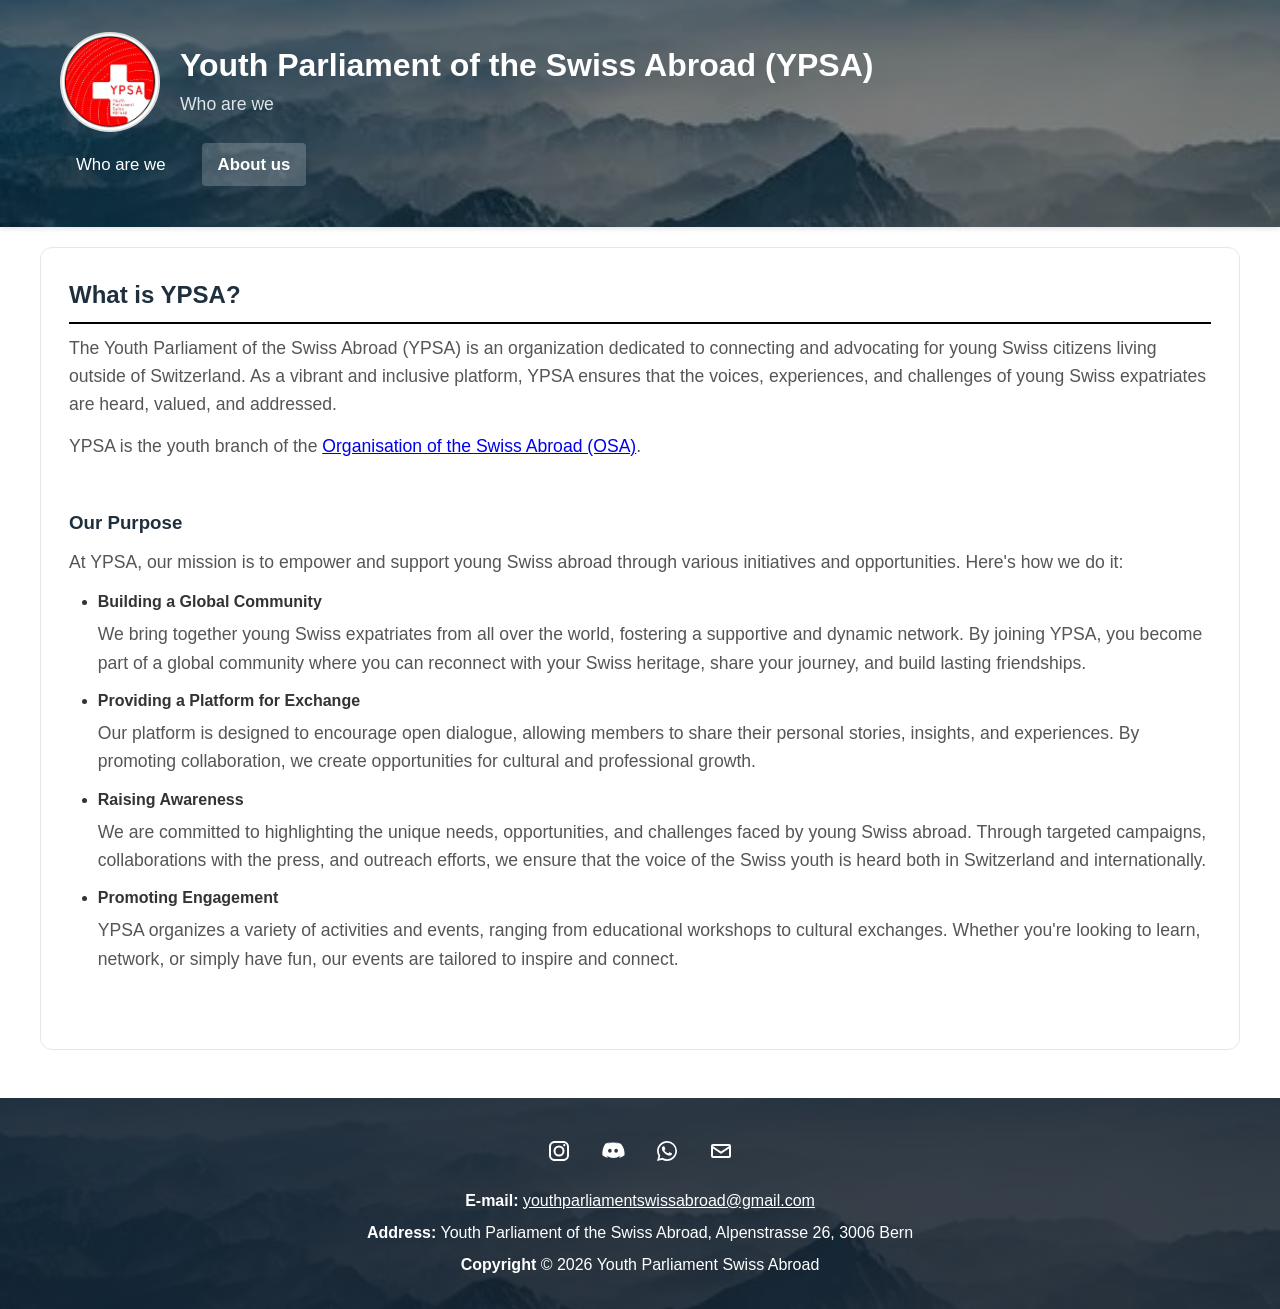
<file: who-are-we.html>
<!DOCTYPE html>
<html lang="en">
<head>
    <meta charset="UTF-8">
    <meta name="viewport" content="width=device-width, initial-scale=1.0">
    <title>Who are we | Youth Parliament of the Swiss Abroad (YPSA)</title>
    <script>document.write('<link rel="stylesheet" href="style.css?v=' + new Date().getTime() + '">');</script>
</head>
<body>
<header>
    <div class="container">
        <div class="header-flex">
            <a href="index.html" class="logo-link" aria-label="YPSA home">
                <img src="images/ypsa_logo.png" alt="YPSA Logo" class="header-logo">
            </a>
            <div class="header-text">
                <h1>Youth Parliament of the Swiss Abroad (YPSA)</h1>
                <p class="site-subheading">Who are we</p>
            </div>
        </div>

        <nav aria-label="Main navigation">
            <ul class="main-nav">
                <li><a href="index.html">Who are we</a></li>
                <li class="has-submenu">
                    <a href="#" onclick="return false;" class="active" aria-haspopup="true">About us</a>
                    <ul class="submenu" aria-label="About us pages">
                        <li><a href="committee.html">Committee</a></li>
                        <li><a href="statutes.html">Statutes</a></li>
                    </ul>
                </li>
            </ul>
        </nav>
    </div>
</header>

<main class="container page-shell">
    <section>
        <h2><strong>What is YPSA?</strong></h2>
        <p>
            The Youth Parliament of the Swiss Abroad (YPSA) is an organization dedicated to connecting and advocating for young Swiss citizens living outside of Switzerland. As a vibrant and inclusive platform, YPSA ensures that the voices, experiences, and challenges of young Swiss expatriates are heard, valued, and addressed. 
        </p>
        <p>
            YPSA is the youth branch of the <a href="https://www.swisscommunity.org/en/" target="_blank" rel="noopener">Organisation of the Swiss Abroad (OSA)</a>.
        </p>
    </section>

    <section>
        <h3><strong>Our Purpose</strong></h3>
        <p>At YPSA, our mission is to empower and support young Swiss abroad through various initiatives and opportunities. Here's how we do it:</p>
        <ul>
            <li>
                <strong>Building a Global Community</strong>
                <p>
                    We bring together young Swiss expatriates from all over the world, fostering a supportive and dynamic network. By joining YPSA, you become part of a global community where you can reconnect with your Swiss heritage, share your journey, and build lasting friendships.
                </p>
            </li>
            <li>
                <strong>Providing a Platform for Exchange</strong>
                <p>
                    Our platform is designed to encourage open dialogue, allowing members to share their personal stories, insights, and experiences. By promoting collaboration, we create opportunities for cultural and professional growth.
                </p>
            </li>
            <li>
                <strong>Raising Awareness</strong>
                <p>
                    We are committed to highlighting the unique needs, opportunities, and challenges faced by young Swiss abroad. Through targeted campaigns, collaborations with the press, and outreach efforts, we ensure that the voice of the Swiss youth is heard both in Switzerland and internationally.
                </p>
            </li>
            <li>
                <strong>Promoting Engagement</strong>
                <p>
                    YPSA organizes a variety of activities and events, ranging from educational workshops to cultural exchanges. Whether you're looking to learn, network, or simply have fun, our events are tailored to inspire and connect.
                </p>
            </li>
        </ul>
    </section>
</main>

<footer>
    <div class="container">
        <div class="footer-social-links" aria-label="Social media links">
            <a class="footer-social-link" href="https://www.instagram.com/ypsa_switzerland/" target="_blank" rel="noopener" aria-label="Instagram">
                <svg viewBox="0 0 24 24" aria-hidden="true"><path d="M7.75 2C4.57 2 2 4.57 2 7.75v8.5C2 19.43 4.57 22 7.75 22h8.5C19.43 22 22 19.43 22 16.25v-8.5C22 4.57 19.43 2 16.25 2h-8.5zm0 2h8.5A3.75 3.75 0 0 1 20 7.75v8.5A3.75 3.75 0 0 1 16.25 20h-8.5A3.75 3.75 0 0 1 4 16.25v-8.5A3.75 3.75 0 0 1 7.75 4zm9.63 1.12a1.13 1.13 0 1 0 0 2.25 1.13 1.13 0 0 0 0-2.25zM12 6.5A5.5 5.5 0 1 0 12 17.5 5.5 5.5 0 0 0 12 6.5zm0 2A3.5 3.5 0 1 1 12 15.5 3.5 3.5 0 0 1 12 8.5z"/></svg>
            </a>
            <a class="footer-social-link" href="https://discord.com/invite/Zx52SsTYPx" target="_blank" rel="noopener" aria-label="Discord">
                <svg viewBox="0 0 24 24" aria-hidden="true"><path d="M19.54 4.73A16.48 16.48 0 0 0 15.6 3.5l-.2.36a14.1 14.1 0 0 1 2.36 1.14 13.3 13.3 0 0 0-11.72 0A14.1 14.1 0 0 1 8.4 3.86l-.2-.36a16.48 16.48 0 0 0-3.94 1.23C1.74 8.77 1.1 12.52 1.42 16.23a16.7 16.7 0 0 0 4.9 2.5l.6-.99a10.3 10.3 0 0 1-1.63-.79l.39-.3a11.72 11.72 0 0 0 13.56 0l.39.3c-.5.28-1.05.55-1.63.79l.6.99a16.7 16.7 0 0 0 4.9-2.5c.4-4.14-.67-7.86-3.6-11.5ZM8.88 13.86c-.98 0-1.78-.9-1.78-2s.8-2 1.78-2c.99 0 1.8.9 1.78 2 0 1.1-.8 2-1.78 2Zm6.24 0c-.98 0-1.78-.9-1.78-2s.8-2 1.78-2c.99 0 1.8.9 1.78 2 0 1.1-.8 2-1.78 2Z"/></svg>
            </a>
            <a class="footer-social-link" href="https://chat.whatsapp.com/EgUxTsewKL33S0Pg0g0VIz" target="_blank" rel="noopener" aria-label="WhatsApp">
                <svg viewBox="0 0 24 24" aria-hidden="true"><path d="M12.04 2C6.55 2 2.08 6.46 2.08 11.95c0 1.76.46 3.48 1.34 5L2 22l5.2-1.36a9.9 9.9 0 0 0 4.84 1.24h.01c5.49 0 9.95-4.47 9.95-9.96A9.94 9.94 0 0 0 12.04 2Zm0 18.2h-.01a8.24 8.24 0 0 1-4.2-1.15l-.3-.18-3.09.81.83-3.01-.2-.31a8.22 8.22 0 0 1-1.27-4.41c0-4.56 3.7-8.27 8.25-8.27 2.2 0 4.27.86 5.83 2.42a8.2 8.2 0 0 1 2.41 5.85c0 4.55-3.7 8.25-8.25 8.25Zm4.53-6.19c-.25-.12-1.47-.73-1.69-.81-.23-.08-.39-.12-.56.12-.17.25-.65.81-.8.97-.15.17-.3.19-.55.07-.25-.13-1.07-.39-2.03-1.24-.75-.67-1.26-1.49-1.41-1.74-.15-.25-.02-.38.11-.5.11-.11.25-.3.37-.45.12-.15.17-.25.25-.42.08-.17.04-.31-.02-.43-.06-.12-.56-1.35-.77-1.85-.2-.48-.41-.41-.56-.42h-.48c-.17 0-.43.06-.66.31-.23.25-.87.85-.87 2.07 0 1.22.89 2.4 1.01 2.57.13.17 1.75 2.67 4.23 3.74.59.26 1.05.41 1.41.52.59.19 1.12.16 1.54.1.47-.07 1.47-.6 1.68-1.19.21-.59.21-1.09.15-1.19-.06-.1-.22-.16-.47-.28Z"/></svg>
            </a>
            <a class="footer-social-link" href="mailto:youthparliamentswissabroad@gmail.com" aria-label="Email">
                <svg viewBox="0 0 24 24" aria-hidden="true"><path d="M4 5h16a2 2 0 0 1 2 2v10a2 2 0 0 1-2 2H4a2 2 0 0 1-2-2V7a2 2 0 0 1 2-2zm0 2v.2l8 5.33 8-5.33V7H4zm16 10V9.54l-7.45 4.97a1 1 0 0 1-1.1 0L4 9.54V17h16z"/></svg>
            </a>
        </div>
        <div class="footer-contact">
            <p><strong>E-mail:</strong> <a href="mailto:youthparliamentswissabroad@gmail.com">youthparliamentswissabroad@gmail.com</a></p>
            <p><strong>Address:</strong> Youth Parliament of the Swiss Abroad, Alpenstrasse 26, 3006 Bern</p>
            <p><strong>Copyright</strong> &copy; 2026 Youth Parliament Swiss Abroad</p>
        </div>
    </div>
</footer>
</body>
</html>
</file>
<file: style.css>
* {
    margin: 0;
    padding: 0;
    box-sizing: border-box;
}

body {
    font-family: -apple-system, BlinkMacSystemFont, 'Segoe UI', Roboto, Oxygen, Ubuntu, Cantarell, sans-serif;
    line-height: 1.6;
    color: #333;
}

.container {
    max-width: 1200px;
    margin: 0 auto;
    padding: 0 20px;
}

header {
    background: linear-gradient(rgba(0, 0, 0, 0.45), rgba(0, 0, 0, 0.45)), url('images/banner.jpeg') center center/cover no-repeat;
    color: white;
    padding: 2rem 0 3rem;
    box-shadow: 0 2px 5px rgba(0,0,0,0.1);
}

header .container {
    position: relative;
}

header h1 {
    margin-bottom: 0.5rem;
}

.site-subheading {
    margin: 0 0 1.75rem;
    font-size: 1.1rem;
    color: #dfe6e9;
}

nav ul {
    list-style: none;
    display: flex;
    gap: 2rem;
}

.main-nav {
    list-style: none;
    display: flex;
    gap: 1.25rem;
    align-items: center;
}

.has-submenu {
    position: relative;
}

.submenu {
    list-style: none;
    position: absolute;
    top: calc(100% + 0.35rem);
    left: 0;
    min-width: 180px;
    background: rgba(18, 27, 39, 0.95);
    border: 1px solid rgba(255, 255, 255, 0.18);
    border-radius: 8px;
    padding: 0.35rem;
    display: none;
    flex-direction: column;
    gap: 0.2rem;
    z-index: 20;
}

.submenu a {
    display: block;
    padding: 0.6rem 0.7rem;
    border-radius: 6px;
}

.has-submenu:hover .submenu,
.has-submenu:focus-within .submenu {
    display: flex;
}

nav a {
    color: white;
    text-decoration: none;
    transition: color 0.3s;
    padding: 0.75rem 1rem;
    border-radius: 4px;
    white-space: nowrap;
    font-size: 1.05rem;
}

nav a:hover {
    color: #000000;
    background: rgba(255, 255, 255, 0.1);
}

nav a.active {
    background: rgba(255, 255, 255, 0.2);
    font-weight: 600;
}

main {
    padding: 0rem 0;
    min-height: calc(100vh - 200px);
}

.page-shell {
    background: #ffffff;
    margin-top: 1.25rem;
    margin-bottom: 2rem;
    border: 1px solid #e3e8ed;
    border-radius: 12px;
    padding: 1.75rem;
}

.page-shell section + section {
    margin-top: 1.5rem;
}

.page-shell h2,
.page-shell h3 {
    margin-bottom: 0.6rem;
    color: #1f2f3e;
}

.page-shell p {
    margin-bottom: 0.85rem;
}

.page-shell ul {
    margin: 0.6rem 0 0 1.4rem;
    padding-left: 0.4rem;
}

.page-shell li + li {
    margin-top: 0.7rem;
}

.page-shell li p {
    margin: 0.35rem 0 0;
}

.cards-grid {
    display: grid;
    grid-template-columns: repeat(auto-fit, minmax(230px, 1fr));
    gap: 1rem;
}

.page-card {
    border: 1px solid #d7dde4;
    border-radius: 10px;
    padding: 1rem;
    background: #f8fafb;
}

.page-card h3 {
    margin-bottom: 0.4rem;
    color: #1f2f3e;
}

.page-link {
    display: inline-block;
    margin-top: 0.45rem;
    color: #0f5f8c;
    text-decoration: none;
    font-weight: 600;
}

.page-link:hover {
    text-decoration: underline;
}

.committee-section + .committee-section {
    margin-top: 2rem;
}

.committee-subgroup + .committee-subgroup {
    margin-top: 1.5rem;
}

.committee-subgroup h3 {
    margin: 0 0 0.75rem;
    color: #1f2f3e;
    font-size: 1.15rem;
}

.committee-list {
    display: grid;
    gap: 0.75rem;
}

.committee-list--members .committee-row {
    grid-template-columns: 1.6fr 1fr;
}

.committee-row {
    display: grid;
    grid-template-columns: 1.1fr 1.6fr 0.9fr;
    gap: 1rem;
    padding: 1rem 1.1rem;
    border: 1px solid #d7dde4;
    border-radius: 10px;
    background: #f8fafb;
}

.committee-position {
    font-weight: 700;
    color: #1f2f3e;
}

.committee-name,
.committee-country {
    color: #44515d;
}

.committee-country {
    text-align: right;
}

.committee-row--featured {
    grid-template-columns: 1.1fr 1.6fr 0.9fr;
    grid-template-areas:
        "position name country"
        "photo description description";
    align-items: start;
}

.committee-row--featured .committee-position {
    grid-area: position;
}

.committee-row--featured .committee-name {
    grid-area: name;
}

.committee-row--featured .committee-country {
    grid-area: country;
}

.committee-row--featured .committee-photo {
    grid-area: photo;
}

.committee-row--featured .committee-description {
    grid-area: description;
}

.committee-list--members .committee-row--featured {
    grid-template-columns: 1.6fr 1fr;
    grid-template-areas:
        "name country"
        "photo description";
}

.committee-photo img {
    display: block;
    width: 86px;
    max-width: 100%;
    border-radius: 12px;
    box-shadow: 0 4px 12px rgba(0, 0, 0, 0.12);
}

.committee-description {
    color: #44515d;
}

.logo-row {
    display: flex;
    justify-content: flex-end;
    padding: 0rem 20px;
    background: white;
}

.logo-row-image {
    width: 200px;
    height: auto;
}

.main-logo-right {
    position: absolute;
    right: -90px;
    top: 0;
    width: 200px;
    height: auto;
}

section {
    margin-bottom: 3rem;
}

section h2 {
    color: #2c3e50;
    margin-bottom: 1rem;
    padding-bottom: 0.5rem;
    border-bottom: 2px solid #000;
}

section h1 {
    color: #2c3e50;
    margin-bottom: 1rem;
    padding-bottom: 0.5rem;
    border-bottom: 2px solid #000;
}

section p {
    font-size: 1.1rem;
    color: #555;
}

footer {
    background: linear-gradient(rgba(18, 27, 39, 0.82), rgba(18, 27, 39, 0.82)), url('images/banner.jpeg') center center/cover no-repeat;
    color: white;
    text-align: center;
    padding: 2rem 0;
    margin-top: 3rem;
}

.footer-social-links {
    display: flex;
    justify-content: center;
    gap: 0.75rem;
    margin-bottom: 1rem;
}

.footer-contact {
    display: grid;
    gap: 0.4rem;
}

.footer-contact a {
    color: #fff;
}

.footer-social-link {
    display: inline-flex;
    align-items: center;
    justify-content: center;
    width: 42px;
    height: 42px;
    display: grid;
    gap: 0.75rem;
}

.committee-row {
    display: grid;
    grid-template-columns: 1.1fr 1.6fr 0.9fr;
    gap: 1rem;
    padding: 1rem 1.1rem;
    border: 1px solid #d7dde4;
    border-radius: 10px;
    background: #f8fafb;
}

.committee-position {
    font-weight: 700;
    color: #1f2f3e;
}

.committee-name,
.committee-country {
    color: #44515d;
}

.committee-country {
    text-align: right;
}

.committee-row--featured {
    grid-template-columns: 1.1fr 1.6fr 0.9fr;
    grid-template-areas:
        "position name country"
        "photo description description";
    align-items: start;
}

.committee-row--featured .committee-position {
    grid-area: position;
}

.committee-row--featured .committee-name {
    grid-area: name;
}

.committee-row--featured .committee-country {
    grid-area: country;
}

.committee-row--featured .committee-photo {
    grid-area: photo;
}

.committee-row--featured .committee-description {
    grid-area: description;
}

.committee-photo img {
    display: block;
    width: 86px;
    max-width: 100%;
    border-radius: 12px;
    box-shadow: 0 4px 12px rgba(0, 0, 0, 0.12);
}

.committee-description {
    color: #44515d;
}

.logos {
    display: grid;
    grid-template-columns: repeat(2, 1fr);
    gap: 2rem;
    margin-top: 2rem;
    justify-items: center;
}

.logos.centered {
    display: flex;
    flex-wrap: wrap;
    justify-content: center;
    align-items: center;
}

.logos.centered .logo-placeholder {
    display: flex;
    justify-content: center;
    align-items: center;
    flex: 0 1 calc(45% - 1rem);
    max-width: calc(45% - 1rem);
}

.logos.centered.gold-sponsor .logo-placeholder {
    flex: 0 1 100%;
    max-width: 100%;
}

.logos.centered .logo-placeholder img {
    max-width: 100%;
    height: auto;
}

.logo-placeholder img {
    border-radius: 8px;
    border: none;
}

/* Schedule Table */
.schedule-table {
    width: 100%;
    border-collapse: collapse;
    margin-top: 1.5rem;
}

.schedule-table thead {
    background: #f8f9fa;
}

.schedule-table th {
    padding: 1rem 2rem;
    text-align: left;
    font-weight: 600;
    color: #2c3e50;
    border: none;
}

.schedule-table td {
    padding: 1rem 2rem;
    border: none;
    vertical-align: top;
}

.schedule-table tbody tr {
    background: #fff;
    transition: background 0.2s;
}

.schedule-table tbody tr:nth-child(even) {
    background: #f8f9fa;
}

.schedule-table tbody tr:hover {
    background: #e9ecef;
}

.schedule-table .time {
    font-weight: 600;
    color: #2c3e50;
    white-space: nowrap;
    min-width: 120px;
}

.schedule-table .talk-title {
    font-weight: 500;
    color: #333;
    min-width: 250px;
}

.schedule-table .committee {
    color: #555;
}

.schedule-table .committee-placeholder {
    font-weight: 500;
    color: #333;
}

.schedule-table .committee a {
    color: #2c3e50;
    text-decoration: none;
    font-weight: 600;
}

.schedule-table .committee a:hover {
    text-decoration: underline;
}

/* committee */
.committee-grid {
    display: grid;
    grid-template-columns: 1fr;
    gap: 1.5rem;
}

.committees-page .committees-grid {
    display: flex;
    flex-direction: column;
}

.committee-card {
    background: #f8f9fa;
    border: 1px solid #e0e0e0;
    border-radius: 12px;
    overflow: hidden;
    box-shadow: 0 2px 6px rgba(0,0,0,0.08);
    display: flex;
    flex-direction: row;
    gap: 1.25rem;
    align-items: flex-start;
    padding: 1.25rem;
}

.committee-photo {
    background: #eef2f5;
    border-radius: 10px;
    overflow: hidden;
    flex: 0 0 auto;
    width: 200px;
    height: 200px;
}

.committee-photo img {
    display: block;
    width: 100%;
    height: 100%;
    object-fit: cover;
}

.committee-content {
    padding: 0;
    flex: 1;
}

.committee-name {
    font-size: 1.25rem;
    font-weight: 700;
    color: #2c3e50;
    margin-bottom: 0.35rem;
}

.committee-title {
    font-size: 1rem;
    color: #555;
    margin-bottom: 0.25rem;
}

.committee-affiliation {
    font-size: 0.95rem;
    color: #67707a;
    font-style: italic;
    margin-bottom: 0.9rem;
}

.committee-bio {
    font-size: 0.98rem;
    color: #555;
    margin-bottom: 1rem;
}

.committee-socials {
    display: flex;
    gap: 0.45rem;
    margin-top: 0.6rem;
}

.social-link {
    width: 28px;
    height: 28px;
    border-radius: 50%;
    border: 1px solid #d5dadd;
    display: inline-flex;
    align-items: center;
    justify-content: center;
    color: #2c3e50;
    background: #fff;
    transition: background 0.2s, color 0.2s, border-color 0.2s;
}

.social-link:hover {
    background: #2c3e50;
    color: #fff;
    border-color: #2c3e50;
}

.social-link svg {
    width: 18px;
    height: 18px;
}

.committee-schedule {
    font-size: 0.95rem;
    margin-top: 0.5rem;
}

.committee-schedule a {
    color: #2c3e50;
    text-decoration: none;
    font-weight: 600;
}

.committee-schedule a:hover {
    text-decoration: underline;
}

/* Home committees list */
.committee-list {
    display: grid;
    grid-template-columns: repeat(3, minmax(0, 1fr));
    gap: 1rem;
    margin-top: 1.25rem;
    justify-items: center;
}

.committee-list-item {
    border: 1px solid #e0e0e0;
    border-radius: 10px;
    padding: 1rem 1.25rem;
    background: #f8f9fa;
    box-shadow: 0 1px 3px rgba(0,0,0,0.08);
    display: flex;
    flex-direction: column;
    align-items: center;
    text-align: center;
    gap: 0.75rem;
    width: 100%;
    max-width: 260px;
}

.committee-list-avatar {
    width: 150px;
    height: 150px;
    border-radius: 50%;
    overflow: hidden;
    background: #e6ebf0;
    flex: 0 0 auto;
}

.committee-list-avatar img {
    width: 100%;
    height: 100%;
    object-fit: cover;
    display: block;
}

.committee-list-body {
    flex: 1;
    min-width: 0;
}

.committee-list-name {
    font-size: 1.05rem;
    font-weight: 700;
    color: #2c3e50;
    margin-bottom: 0.2rem;
}

.committee-list-affiliation {
    font-size: 0.95rem;
    color: #67707a;
    font-style: italic;
    margin-bottom: 0.5rem;
}

.committee-list-talk {
    font-size: 0.96rem;
    color: #555;
}

.committee-list-role {
    font-size: 0.96rem;
    color: #555;
}

.committee-list-talk a {
    color: #2c3e50;
    text-decoration: none;
    font-weight: 600;
}

.committee-list-talk a:hover {
    text-decoration: underline;
}

.schedule-table .affiliation {
    font-size: 0.9rem;
    color: #777;
    margin-top: 0.25rem;
}

.schedule-table .talk-type {
    font-size: 0.9rem;
    font-weight: 500;
    color: #333;
    white-space: nowrap;
}

.break-section {
    text-align: center;
    padding: 1.5rem 0;
    background: #fff3cd;
    border-radius: 8px;
    margin: 2rem 0;
}

.break-section h3 {
    color: #856404;
    margin: 0;
}

/* Job Listings */
.job-listing {
    background: #ffffff;
    border: 2px solid #000000;
    border-radius: 8px;
    padding: 2rem;
    margin-bottom: 4rem;
    box-shadow: 0 4px 8px rgba(0,0,0,0.12);
    transition: transform 0.3s, box-shadow 0.3s;
    position: relative;
}

.job-logo {
    width: 200px;
    height: auto;
    display: block;
    margin-top: 0.75rem;
}

.job-listing::after {
    content: '';
    position: absolute;
    bottom: -2.5rem;
    left: 10%;
    right: 10%;
    height: 2px;
    background: linear-gradient(to right, transparent, #ddd, transparent);
}

.job-listing:last-of-type::after {
    display: none;
}

.job-listing:hover {
    transform: translateY(-2px);
    box-shadow: 0 6px 12px rgba(0,0,0,0.18);
}

.job-listing h3 {
    color: #2c3e50;
    margin-bottom: 1rem;
    padding-bottom: 0.75rem;
    border-bottom: 2px solid #000000;
    font-size: 1.5rem;
}

.job-listing p {
    margin-bottom: 0.75rem;
}

.job-listing a {
    color: #3498db;
    text-decoration: none;
    transition: color 0.3s;
}

.job-listing a:hover {
    color: #2980b9;
    text-decoration: underline;
}

/* Responsive Design */
@media (max-width: 768px) {
    .organizer-card {
        flex-direction: column;
        align-items: center;
        text-align: center;
    }
    
    nav ul {
        flex-direction: column;
        gap: 0.5rem;
    }

    .main-nav {
        align-items: stretch;
    }

    .submenu {
        position: static;
        display: flex;
        background: transparent;
        border: 0;
        padding: 0.25rem 0 0 0.75rem;
    }

    .committee-row {
        grid-template-columns: 1fr;
        gap: 0.2rem;
    }

    .committee-row--featured {
        grid-template-columns: 1fr;
        grid-template-areas:
            "position"
            "name"
            "country"
            "photo"
            "description";
    }

    .committee-country {
        text-align: left;
    }

    .committee-photo img {
        width: 100%;
        max-width: 220px;
    }
    
    .logos {
        grid-template-columns: repeat(2, 1fr);
    }

    .logos.centered .logo-placeholder {
        flex: 0 1 100%;
        max-width: 100%;
    }
}

/* Communication Section */
.flyer-container {
    display: flex;
    flex-direction: column;
    align-items: center;
    gap: 2rem;
    margin-top: 2rem;
    padding: 2rem;
    background: #f8f9fa;
    border-radius: 8px;
    box-shadow: 0 2px 4px rgba(0,0,0,0.1);
}

.flyer-image {
    max-width: 100%;
    height: auto;
    border-radius: 8px;
    box-shadow: 0 4px 8px rgba(0,0,0,0.15);
}

.flyer-actions {
    display: flex;
    flex-direction: column;
    align-items: center;
    gap: 1rem;
}

.btn {
    display: inline-block;
    padding: 0.75rem 2rem;
    text-decoration: none;
    border-radius: 4px;
    font-weight: 600;
    transition: all 0.3s;
    cursor: pointer;
    border: none;
}

.btn-primary {
    background: #3498db;
    color: white;
}

.btn-primary:hover {
    background: #2980b9;
    transform: translateY(-2px);
    box-shadow: 0 4px 8px rgba(52, 152, 219, 0.3);
}

.share-text {
    font-size: 1rem;
    color: #555;
    margin-top: 1rem;
}


/* --- Header Layout & Logo Styling --- */

/* Align Logo and Text side-by-side */
.header-flex {
    display: flex;
    align-items: center; /* Vertically centers the logo with the text */
    justify-content: flex-start; /* Aligns everything to the left */
    margin-bottom: 20px; /* Space between the header content and the nav bar */
}

/* Logo Styling */
.header-logo {
    height: 100px;         /* Adjust this size as needed */
    width: 100px;          /* Width must match height for a perfect circle */
    object-fit: cover;     /* Ensures the image fills the circle without stretching */
    border-radius: 50%;    /* Makes the logo round */
    border: 2px solid #ddd;/* Optional: Adds a subtle border around the circle */
    margin-right: 20px;    /* Space between logo and text */
    display: block;
    background-color: white;
}

/* Text Styling */
.header-text {
    text-align: left;
}

.header-text h1 {
    margin: 0;
    line-height: 1.2;
    /* You might want to adjust font-size here if it looks too big */
}

.header-text p {
    margin: 5px 0 0 0;
    font-size: 1.1em;
}

/* Ensure Nav starts on a new line and spans full width */
header nav {
    width: 100%;
    clear: both;
}

/* Final overrides to keep rows and footer icons consistent. */
.committee-list--members .committee-row {
    min-height: 56px;
    align-items: center;
}

.committee-list--members .committee-name,
.committee-list--members .committee-country {
    line-height: 1.25;
}

.footer-social-link {
    display: inline-flex !important;
    align-items: center;
    justify-content: center;
    width: 42px;
    height: 42px;
    color: #ffffff;
    background: transparent;
    border: none;
    text-decoration: none;
}

.footer-social-link:hover {
    color: #ffffff;
    background: transparent;
}

.footer-social-link svg {
    display: block;
    width: 24px;
    height: 24px;
    fill: currentColor;
}
</file>
